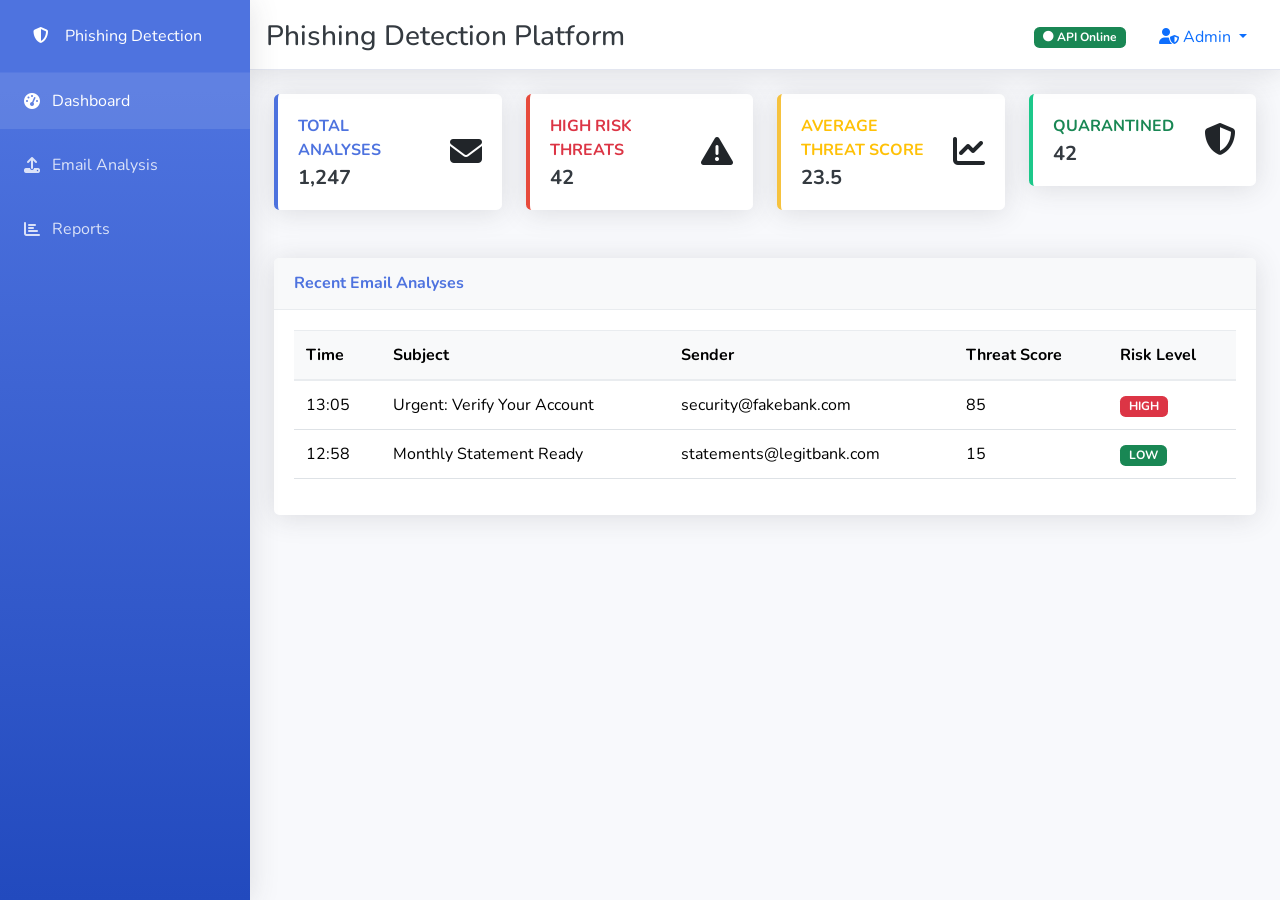
<file: index.html>
<!DOCTYPE html>
<html lang="en" data-theme="light">
<head>
    <meta charset="utf-8">
    <meta http-equiv="X-UA-Compatible" content="IE=edge">
    <meta name="viewport" content="width=device-width, initial-scale=1, shrink-to-fit=no">
    <meta name="description" content="Advanced cybersecurity phishing detection platform with real-time analysis and comprehensive threat management">
    <meta name="author" content="Phishing Detection Platform">
    
    <title>Dashboard - Phishing Detection Platform</title>
    
    <!-- Font Awesome -->
    <link href="https://cdnjs.cloudflare.com/ajax/libs/font-awesome/6.4.0/css/all.min.css" rel="stylesheet" crossorigin="anonymous">
    
    <!-- Google Fonts -->
    <link href="https://fonts.googleapis.com/css2?family=Nunito:ital,wght@0,200;0,300;0,400;0,600;0,700;0,800;0,900;1,200;1,300;1,400;1,600;1,700;1,800;1,900&display=swap" rel="stylesheet">
    
    <!-- Bootstrap CSS -->
    <link href="https://cdn.jsdelivr.net/npm/bootstrap@5.3.2/dist/css/bootstrap.min.css" rel="stylesheet" crossorigin="anonymous">
    
    <!-- Custom CSS -->
    <link href="/static/css/style.css" rel="stylesheet">
    
    <style>
        .sidebar {
            width: 250px;
            min-height: 100vh;
            background: linear-gradient(180deg, #4e73df 10%, #224abe 100%);
            color: white;
            position: fixed;
            top: 0;
            left: 0;
            z-index: 1000;
        }
        
        .main-content {
            margin-left: 250px;
            min-height: 100vh;
            background-color: #f8f9fc;
        }
        
        .topbar {
            background-color: white;
            border-bottom: 1px solid #e3e6f0;
            padding: 1rem;
            box-shadow: 0 0.15rem 1.75rem 0 rgba(58, 59, 69, 0.15);
        }
        
        .card {
            border: none;
            box-shadow: 0 0.15rem 1.75rem 0 rgba(58, 59, 69, 0.15);
            border-radius: 0.35rem;
        }
        
        .threat-high { color: #e74a3b; }
        .threat-medium { color: #f6c23e; }
        .threat-low { color: #1cc88a; }
        
        .sidebar-brand {
            padding: 1.5rem 1rem;
            text-decoration: none;
            color: white;
            display: flex;
            align-items: center;
            justify-content: center;
        }
        
        .sidebar-nav {
            padding: 0;
            list-style: none;
        }
        
        .nav-item {
            margin-bottom: 0.5rem;
        }
        
        .nav-link {
            color: rgba(255, 255, 255, 0.8);
            padding: 0.75rem 1.5rem;
            text-decoration: none;
            display: flex;
            align-items: center;
            transition: all 0.3s;
        }
        
        .nav-link:hover, .nav-link.active {
            color: white;
            background-color: rgba(255, 255, 255, 0.1);
        }
        
        .nav-link i {
            margin-right: 0.5rem;
            width: 1rem;
        }
        
        .upload-area {
            border: 2px dashed #e3e6f0;
            border-radius: 0.35rem;
            padding: 3rem;
            text-align: center;
            background-color: #f8f9fc;
            transition: all 0.3s;
            cursor: pointer;
        }
        
        .upload-area:hover {
            border-color: #4e73df;
            background-color: rgba(78, 115, 223, 0.05);
        }
        
        .upload-area.dragover {
            border-color: #4e73df;
            background-color: rgba(78, 115, 223, 0.1);
        }
    </style>
</head>

<body>
    <!-- Sidebar -->
    <div class="sidebar">
        <div class="sidebar-brand">
            <div class="sidebar-brand-icon rotate-n-15">
                <i class="fas fa-shield-alt"></i>
            </div>
            <div class="sidebar-brand-text mx-3">Phishing Detection</div>
        </div>
        
        <hr class="my-0" style="border-color: rgba(255, 255, 255, 0.2);">
        
        <ul class="sidebar-nav">
            <li class="nav-item">
                <a class="nav-link active" href="#dashboard" onclick="showSection('dashboard')">
                    <i class="fas fa-fw fa-tachometer-alt"></i>
                    <span>Dashboard</span>
                </a>
            </li>
            <li class="nav-item">
                <a class="nav-link" href="#upload" onclick="showSection('upload')">
                    <i class="fas fa-fw fa-upload"></i>
                    <span>Email Analysis</span>
                </a>
            </li>
            <li class="nav-item">
                <a class="nav-link" href="#reports" onclick="showSection('reports')">
                    <i class="fas fa-fw fa-chart-bar"></i>
                    <span>Reports</span>
                </a>
            </li>
        </ul>
    </div>

    <!-- Main Content -->
    <div class="main-content">
        <!-- Topbar -->
        <div class="topbar">
            <div class="d-flex justify-content-between align-items-center">
                <h1 class="h3 mb-0 text-gray-800">Phishing Detection Platform</h1>
                <div class="d-flex align-items-center">
                    <span class="badge bg-success me-3">
                        <i class="fas fa-circle fa-sm"></i> API Online
                    </span>
                    <div class="dropdown">
                        <button class="btn btn-outline-primary dropdown-toggle" type="button" data-bs-toggle="dropdown">
                            <i class="fas fa-user-shield"></i> Admin
                        </button>
                    </div>
                </div>
            </div>
        </div>
        
        <!-- Page Content -->
        <div class="container-fluid p-4">
            
            <!-- Dashboard Section -->
            <div id="dashboard-section">
                <div class="row">
                    <!-- Statistics Cards -->
                    <div class="col-xl-3 col-md-6 mb-4">
                        <div class="card border-left-primary">
                            <div class="card-body">
                                <div class="row no-gutters align-items-center">
                                    <div class="col mr-2">
                                        <div class="text-xs font-weight-bold text-primary text-uppercase mb-1">
                                            Total Analyses</div>
                                        <div class="h5 mb-0 font-weight-bold text-gray-800" id="total-analyses">1,247</div>
                                    </div>
                                    <div class="col-auto">
                                        <i class="fas fa-envelope fa-2x text-gray-300"></i>
                                    </div>
                                </div>
                            </div>
                        </div>
                    </div>
                    
                    <div class="col-xl-3 col-md-6 mb-4">
                        <div class="card border-left-danger">
                            <div class="card-body">
                                <div class="row no-gutters align-items-center">
                                    <div class="col mr-2">
                                        <div class="text-xs font-weight-bold text-danger text-uppercase mb-1">
                                            High Risk Threats</div>
                                        <div class="h5 mb-0 font-weight-bold text-gray-800" id="high-risk-count">42</div>
                                    </div>
                                    <div class="col-auto">
                                        <i class="fas fa-exclamation-triangle fa-2x text-gray-300"></i>
                                    </div>
                                </div>
                            </div>
                        </div>
                    </div>
                    
                    <div class="col-xl-3 col-md-6 mb-4">
                        <div class="card border-left-warning">
                            <div class="card-body">
                                <div class="row no-gutters align-items-center">
                                    <div class="col mr-2">
                                        <div class="text-xs font-weight-bold text-warning text-uppercase mb-1">
                                            Average Threat Score</div>
                                        <div class="h5 mb-0 font-weight-bold text-gray-800" id="avg-threat-score">23.5</div>
                                    </div>
                                    <div class="col-auto">
                                        <i class="fas fa-chart-line fa-2x text-gray-300"></i>
                                    </div>
                                </div>
                            </div>
                        </div>
                    </div>
                    
                    <div class="col-xl-3 col-md-6 mb-4">
                        <div class="card border-left-success">
                            <div class="card-body">
                                <div class="row no-gutters align-items-center">
                                    <div class="col mr-2">
                                        <div class="text-xs font-weight-bold text-success text-uppercase mb-1">
                                            Quarantined</div>
                                        <div class="h5 mb-0 font-weight-bold text-gray-800" id="quarantined-count">42</div>
                                    </div>
                                    <div class="col-auto">
                                        <i class="fas fa-shield-alt fa-2x text-gray-300"></i>
                                    </div>
                                </div>
                            </div>
                        </div>
                    </div>
                </div>
                
                <!-- Recent Analyses -->
                <div class="card mb-4">
                    <div class="card-header py-3">
                        <h6 class="m-0 font-weight-bold text-primary">Recent Email Analyses</h6>
                    </div>
                    <div class="card-body">
                        <div class="table-responsive">
                            <table class="table table-hover">
                                <thead>
                                    <tr>
                                        <th>Time</th>
                                        <th>Subject</th>
                                        <th>Sender</th>
                                        <th>Threat Score</th>
                                        <th>Risk Level</th>
                                    </tr>
                                </thead>
                                <tbody id="recent-analyses">
                                    <tr>
                                        <td>13:05</td>
                                        <td>Urgent: Verify Your Account</td>
                                        <td>security@fakebank.com</td>
                                        <td>85</td>
                                        <td><span class="badge bg-danger">HIGH</span></td>
                                    </tr>
                                    <tr>
                                        <td>12:58</td>
                                        <td>Monthly Statement Ready</td>
                                        <td>statements@legitbank.com</td>
                                        <td>15</td>
                                        <td><span class="badge bg-success">LOW</span></td>
                                    </tr>
                                </tbody>
                            </table>
                        </div>
                    </div>
                </div>
            </div>
            
            <!-- Upload Section -->
            <div id="upload-section" style="display: none;">
                <div class="row justify-content-center">
                    <div class="col-lg-8">
                        <div class="card">
                            <div class="card-header">
                                <h6 class="m-0 font-weight-bold text-primary">Email Analysis</h6>
                            </div>
                            <div class="card-body">
                                <div class="upload-area" onclick="document.getElementById('fileInput').click()" 
                                     ondrop="handleDrop(event)" ondragover="handleDragOver(event)" ondragleave="handleDragLeave(event)">
                                    <i class="fas fa-cloud-upload-alt fa-3x text-primary mb-3"></i>
                                    <h4>Drop Email Files Here</h4>
                                    <p class="text-muted">or click to browse (.eml, .msg, .txt files)</p>
                                    <input type="file" id="fileInput" accept=".eml,.msg,.txt,.csv" style="display: none;" onchange="analyzeFile(this.files[0])">
                                </div>
                                
                                <!-- Analysis Results -->
                                <div id="analysis-results" style="display: none;" class="mt-4">
                                    <div class="alert alert-info">
                                        <h5><i class="fas fa-search"></i> Analysis Results</h5>
                                        <div id="analysis-content"></div>
                                    </div>
                                </div>
                                
                                <!-- Text Analysis -->
                                <div class="mt-4">
                                    <h6>Or Analyze Text Content Directly:</h6>
                                    <textarea class="form-control" id="textContent" rows="5" placeholder="Paste email content here..."></textarea>
                                    <button class="btn btn-primary mt-2" onclick="analyzeText()">
                                        <i class="fas fa-search"></i> Analyze Text
                                    </button>
                                </div>
                            </div>
                        </div>
                    </div>
                </div>
            </div>
            
            <!-- Reports Section -->
            <div id="reports-section" style="display: none;">
                <div class="card">
                    <div class="card-header">
                        <h6 class="m-0 font-weight-bold text-primary">Analysis Reports</h6>
                    </div>
                    <div class="card-body">
                        <p>Reports functionality will be implemented here.</p>
                        <div class="row">
                            <div class="col-md-4">
                                <div class="card border-left-info">
                                    <div class="card-body">
                                        <h6>Daily Report</h6>
                                        <p class="text-muted">Today's threat analysis summary</p>
                                        <button class="btn btn-info btn-sm">Generate</button>
                                    </div>
                                </div>
                            </div>
                            <div class="col-md-4">
                                <div class="card border-left-warning">
                                    <div class="card-body">
                                        <h6>Weekly Report</h6>
                                        <p class="text-muted">7-day threat trend analysis</p>
                                        <button class="btn btn-warning btn-sm">Generate</button>
                                    </div>
                                </div>
                            </div>
                            <div class="col-md-4">
                                <div class="card border-left-success">
                                    <div class="card-body">
                                        <h6>Monthly Report</h6>
                                        <p class="text-muted">Monthly security overview</p>
                                        <button class="btn btn-success btn-sm">Generate</button>
                                    </div>
                                </div>
                            </div>
                        </div>
                    </div>
                </div>
            </div>
            
        </div>
    </div>

    <!-- JavaScript -->
    <script src="https://code.jquery.com/jquery-3.7.1.min.js" crossorigin="anonymous"></script>
    <script src="https://cdn.jsdelivr.net/npm/bootstrap@5.3.2/dist/js/bootstrap.bundle.min.js" crossorigin="anonymous"></script>
    
    <script>
        const API_BASE_URL = 'http://localhost:5000/api';
        
        function showSection(sectionName) {
            // Hide all sections
            document.getElementById('dashboard-section').style.display = 'none';
            document.getElementById('upload-section').style.display = 'none';
            document.getElementById('reports-section').style.display = 'none';
            
            // Show selected section
            document.getElementById(sectionName + '-section').style.display = 'block';
            
            // Update active nav link
            document.querySelectorAll('.nav-link').forEach(link => link.classList.remove('active'));
            event.target.closest('.nav-link').classList.add('active');
        }
        
        function handleDragOver(event) {
            event.preventDefault();
            event.currentTarget.classList.add('dragover');
        }
        
        function handleDragLeave(event) {
            event.currentTarget.classList.remove('dragover');
        }
        
        function handleDrop(event) {
            event.preventDefault();
            event.currentTarget.classList.remove('dragover');
            const files = event.dataTransfer.files;
            if (files.length > 0) {
                analyzeFile(files[0]);
            }
        }
        
        async function analyzeFile(file) {
            if (!file) return;
            
            const formData = new FormData();
            formData.append('file', file);
            
            try {
                showLoading('Analyzing email file...');
                
                const response = await fetch(`${API_BASE_URL}/upload`, {
                    method: 'POST',
                    body: formData
                });
                
                const result = await response.json();
                
                if (result.success) {
                    displayAnalysisResults(result.data);
                } else {
                    showError(result.error || 'Analysis failed');
                }
            } catch (error) {
                showError('Network error: ' + error.message);
            }
        }
        
        async function analyzeText() {
            const content = document.getElementById('textContent').value.trim();
            if (!content) {
                alert('Please enter some text to analyze.');
                return;
            }
            
            try {
                showLoading('Analyzing text content...');
                
                const response = await fetch(`${API_BASE_URL}/analyze-text`, {
                    method: 'POST',
                    headers: {
                        'Content-Type': 'application/json'
                    },
                    body: JSON.stringify({ content: content })
                });
                
                const result = await response.json();
                
                if (result.success) {
                    displayAnalysisResults(result.data);
                } else {
                    showError(result.error || 'Analysis failed');
                }
            } catch (error) {
                showError('Network error: ' + error.message);
            }
        }
        
        function displayAnalysisResults(data) {
            const resultsDiv = document.getElementById('analysis-results');
            const contentDiv = document.getElementById('analysis-content');
            
            const threatClass = data.threat_level === 'HIGH' ? 'danger' : 
                               data.threat_level === 'MEDIUM' ? 'warning' : 'success';
            
            contentDiv.innerHTML = `
                <div class="row">
                    <div class="col-md-6">
                        <h6>Analysis ID: ${data.analysis_id}</h6>
                        <p><strong>Subject:</strong> ${data.subject || 'N/A'}</p>
                        <p><strong>Sender:</strong> ${data.sender || 'N/A'}</p>
                        <p><strong>Analyzed:</strong> ${new Date(data.analyzed_at).toLocaleString()}</p>
                    </div>
                    <div class="col-md-6">
                        <h6>Threat Assessment</h6>
                        <p><strong>Score:</strong> ${data.threat_score}/100</p>
                        <p><strong>Risk Level:</strong> <span class="badge bg-${threatClass}">${data.threat_level}</span></p>
                        <div class="progress">
                            <div class="progress-bar bg-${threatClass}" style="width: ${data.threat_score}%"></div>
                        </div>
                    </div>
                </div>
                
                ${data.threats_found && data.threats_found.length > 0 ? `
                    <div class="mt-3">
                        <h6>Threats Detected:</h6>
                        <ul class="list-group">
                            ${data.threats_found.map(threat => `<li class="list-group-item">${threat}</li>`).join('')}
                        </ul>
                    </div>
                ` : '<p class="mt-3">No specific threats detected.</p>'}
            `;
            
            resultsDiv.style.display = 'block';
            hideLoading();
        }
        
        function showLoading(message) {
            // Simple loading indicator
            const resultsDiv = document.getElementById('analysis-results');
            const contentDiv = document.getElementById('analysis-content');
            contentDiv.innerHTML = `
                <div class="text-center">
                    <div class="spinner-border text-primary" role="status">
                        <span class="visually-hidden">Loading...</span>
                    </div>
                    <p class="mt-2">${message}</p>
                </div>
            `;
            resultsDiv.style.display = 'block';
        }
        
        function hideLoading() {
            // Loading will be replaced by results
        }
        
        function showError(message) {
            const resultsDiv = document.getElementById('analysis-results');
            const contentDiv = document.getElementById('analysis-content');
            contentDiv.innerHTML = `
                <div class="alert alert-danger">
                    <h6><i class="fas fa-exclamation-triangle"></i> Error</h6>
                    <p>${message}</p>
                </div>
            `;
            resultsDiv.style.display = 'block';
        }
        
        // Load dashboard stats on page load
        async function loadDashboardStats() {
            try {
                const response = await fetch(`${API_BASE_URL}/dashboard-stats`);
                const result = await response.json();
                
                if (result.success) {
                    const data = result.data;
                    document.getElementById('total-analyses').textContent = data.total_analyses.toLocaleString();
                    document.getElementById('high-risk-count').textContent = data.risk_distribution.HIGH;
                    document.getElementById('avg-threat-score').textContent = data.avg_threat_score;
                    document.getElementById('quarantined-count').textContent = data.quarantined_count;
                    
                    // Update recent analyses
                    updateRecentAnalyses(data.recent_analyses);
                }
            } catch (error) {
                console.error('Failed to load dashboard stats:', error);
            }
        }
        
        function updateRecentAnalyses(analyses) {
            const tbody = document.getElementById('recent-analyses');
            tbody.innerHTML = '';
            
            analyses.forEach(analysis => {
                const badgeClass = analysis.threat_level === 'HIGH' ? 'bg-danger' : 
                                  analysis.threat_level === 'MEDIUM' ? 'bg-warning' : 'bg-success';
                
                const row = document.createElement('tr');
                row.innerHTML = `
                    <td>${new Date(analysis.created_at).toLocaleTimeString()}</td>
                    <td>${analysis.email_subject}</td>
                    <td>${analysis.sender}</td>
                    <td>${analysis.threat_score}</td>
                    <td><span class="badge ${badgeClass}">${analysis.threat_level}</span></td>
                `;
                tbody.appendChild(row);
            });
        }
        
        // Initialize
        document.addEventListener('DOMContentLoaded', function() {
            loadDashboardStats();
            
            // Refresh dashboard every 30 seconds
            setInterval(loadDashboardStats, 30000);
        });
    </script>
</body>
</html>
</file>
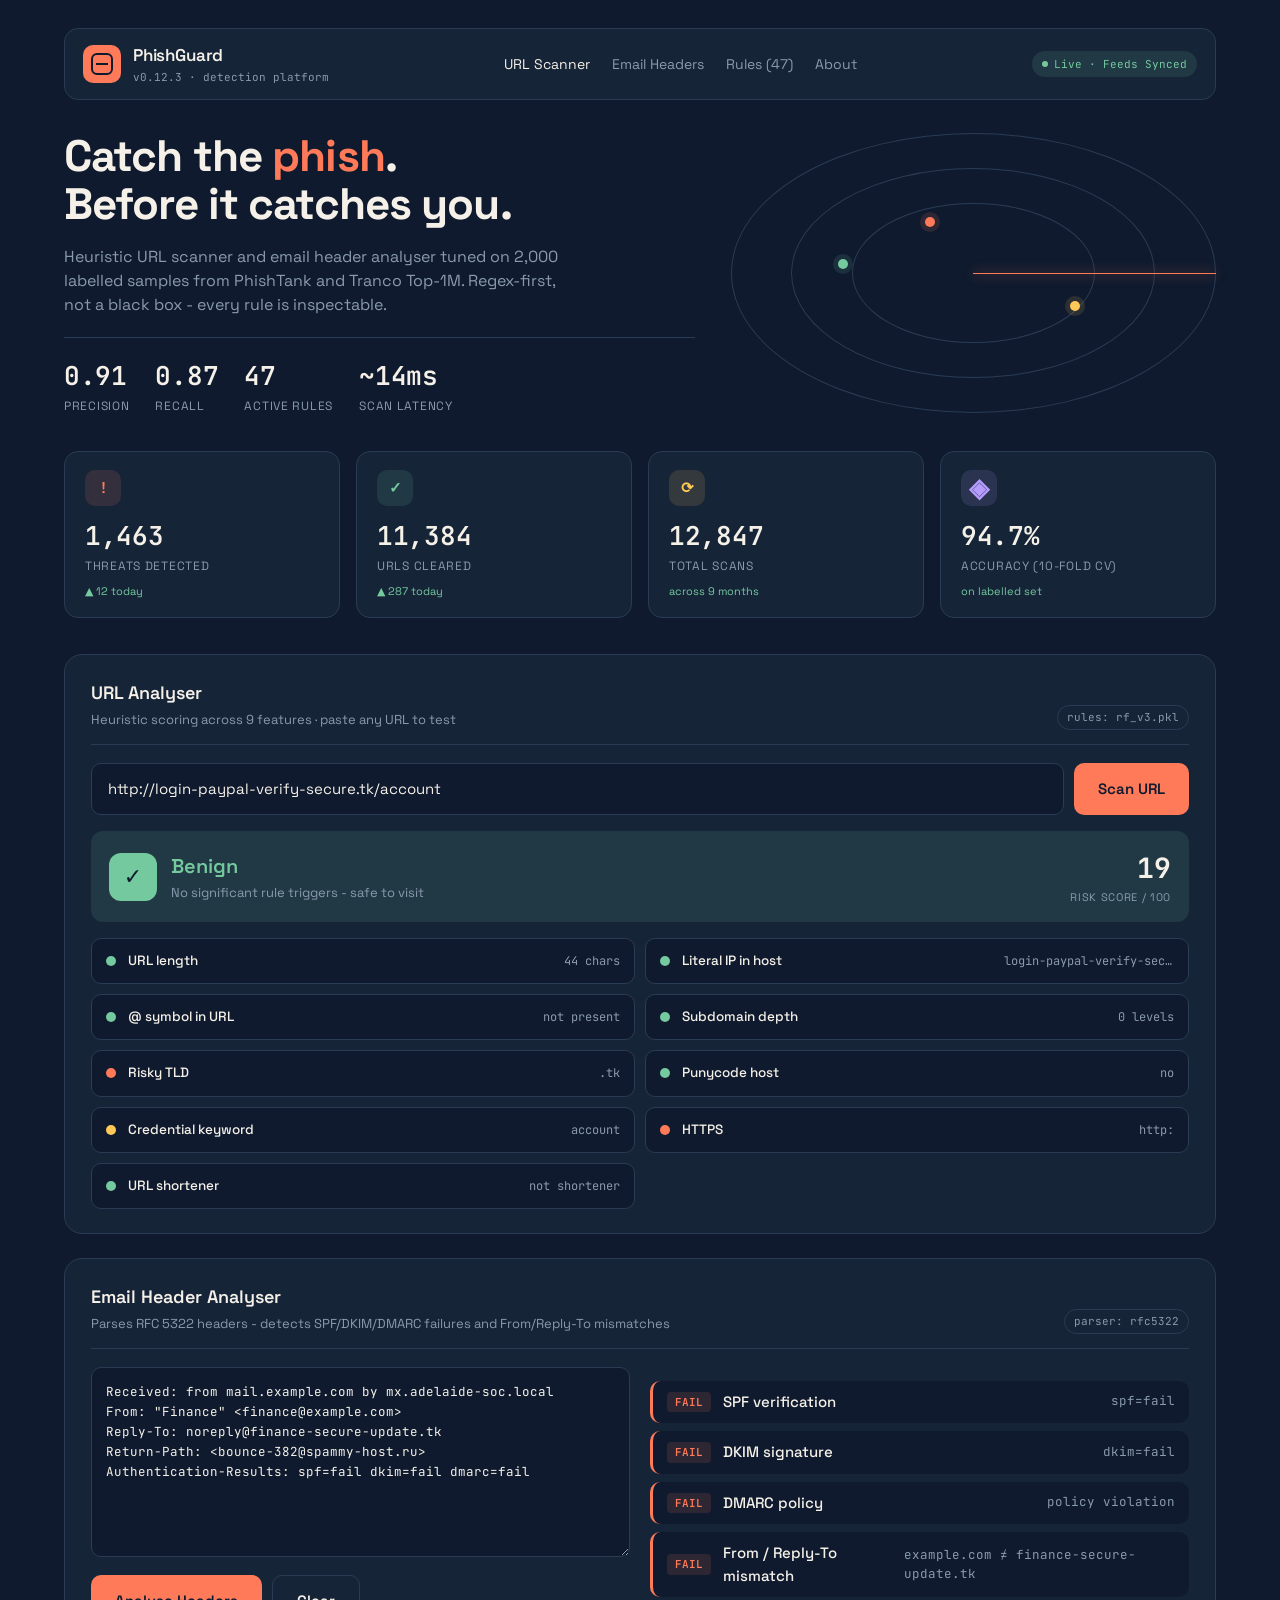
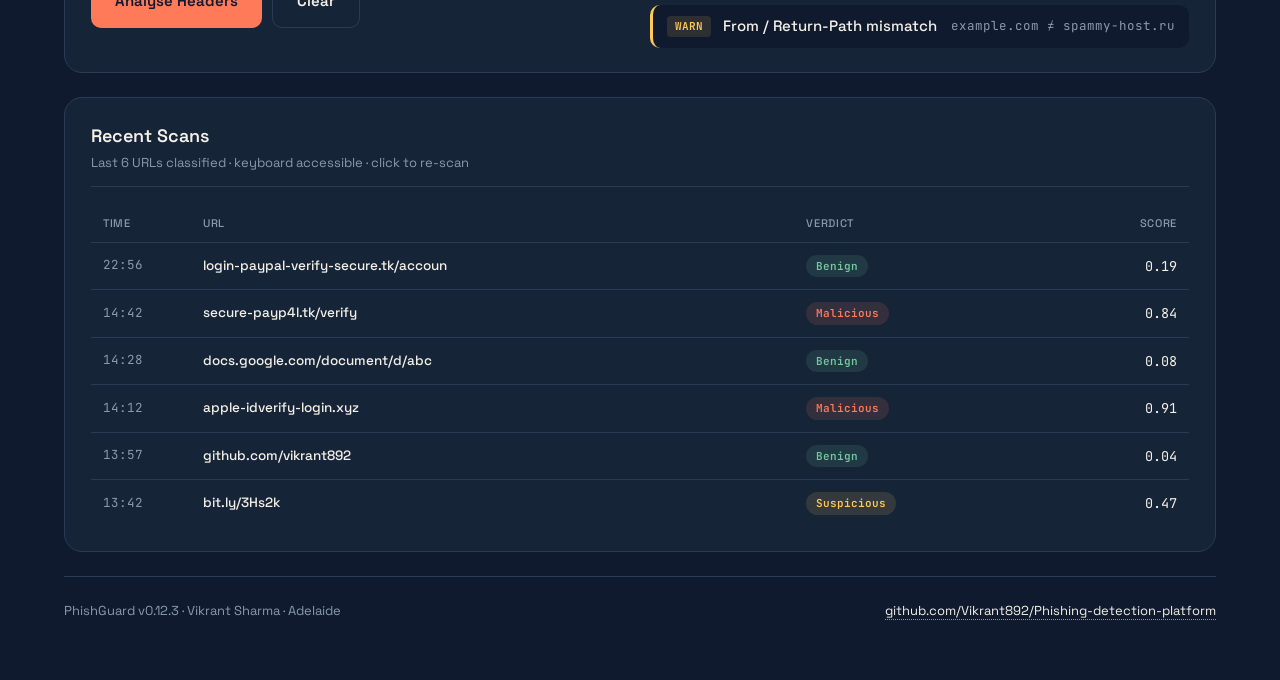
<file: frontend/index.html>
<!doctype html>
<html lang="en">
<head>
<meta charset="utf-8">
<meta name="viewport" content="width=device-width,initial-scale=1">
<title>PhishGuard - Phishing Detection Platform</title>
<link rel="preconnect" href="https://fonts.googleapis.com">
<link href="https://fonts.googleapis.com/css2?family=Space+Grotesk:wght@400;500;600;700&family=JetBrains+Mono:wght@400;500&display=swap" rel="stylesheet">
<style>
*{margin:0;padding:0;box-sizing:border-box}
:root{
  --bg:#0f1a2e; --panel:#162438; --panel2:#1d2d45;
  --ink:#f5f1e8; --dim:#8a9aad; --line:#2a3b54;
  --coral:#ff7a59; --coral-soft:#ff7a5920;
  --sage:#74c99e; --sage-soft:#74c99e20;
  --gold:#ffc857; --gold-soft:#ffc85720;
  --violet:#b69cff;
}
html,body{background:var(--bg);color:var(--ink);font-family:'Space Grotesk',system-ui,sans-serif;font-size:15px;line-height:1.5;min-height:100vh;overflow-x:hidden}
.wrap{max-width:1200px;margin:0 auto;padding:28px 24px 60px}

/* Header */
.topnav{display:flex;justify-content:space-between;align-items:center;padding:14px 18px;background:var(--panel);border:1px solid var(--line);border-radius:14px;margin-bottom:32px}
.brand{display:flex;gap:12px;align-items:center}
.brand .mark{width:38px;height:38px;background:var(--coral);border-radius:10px;position:relative;display:flex;align-items:center;justify-content:center}
.brand .mark::before{content:'';position:absolute;inset:8px;border:2px solid var(--bg);border-radius:6px}
.brand .mark::after{content:'';position:absolute;width:12px;height:2px;background:var(--bg);top:18px}
.brand h1{font-size:17px;font-weight:600;letter-spacing:-.01em}
.brand small{display:block;font-family:'JetBrains Mono',monospace;font-size:11px;color:var(--dim)}
.nav{display:flex;gap:22px;font-size:14px}
.nav a{color:var(--dim);text-decoration:none;transition:color .15s}
.nav a:hover,.nav a.active{color:var(--ink)}
.pill{padding:5px 10px;background:var(--sage-soft);color:var(--sage);border-radius:100px;font-family:'JetBrains Mono',monospace;font-size:11px;display:flex;align-items:center;gap:6px}
.pill::before{content:'';width:6px;height:6px;background:var(--sage);border-radius:50%;animation:pulse 2s infinite}
@keyframes pulse{50%{opacity:.3}}

/* Hero */
.hero{display:grid;grid-template-columns:1.3fr 1fr;gap:36px;margin-bottom:36px;align-items:center}
.hero h2{font-size:44px;font-weight:700;line-height:1.1;letter-spacing:-.02em;margin-bottom:16px}
.hero h2 span{color:var(--coral)}
.hero p{color:var(--dim);font-size:16px;max-width:520px;margin-bottom:20px}
.hero-stats{display:flex;gap:26px;padding-top:18px;border-top:1px solid var(--line)}
.hero-stats div{display:flex;flex-direction:column}
.hero-stats .n{font-size:26px;font-weight:600;font-family:'JetBrains Mono',monospace;letter-spacing:-.01em}
.hero-stats .l{font-size:12px;color:var(--dim);margin-top:2px;text-transform:uppercase;letter-spacing:.06em}
.hero-art{position:relative;height:280px}
.radar{position:absolute;inset:0;display:flex;align-items:center;justify-content:center}
.radar-ring{position:absolute;border:1px solid var(--line);border-radius:50%;}
.radar-ring:nth-child(1){width:100%;height:100%}
.radar-ring:nth-child(2){width:75%;height:75%}
.radar-ring:nth-child(3){width:50%;height:50%}
.radar-sweep{position:absolute;width:50%;height:1px;background:var(--coral);top:50%;left:50%;transform-origin:left center;animation:sweep 4s linear infinite;box-shadow:0 0 12px var(--coral)}
@keyframes sweep{to{transform:rotate(360deg)}}
.radar-blip{position:absolute;width:10px;height:10px;background:var(--coral);border-radius:50%;box-shadow:0 0 0 5px var(--coral-soft)}
.radar-blip.b1{top:30%;left:40%}
.radar-blip.b2{top:60%;left:70%;background:var(--gold);box-shadow:0 0 0 5px var(--gold-soft)}
.radar-blip.b3{top:45%;left:22%;background:var(--sage);box-shadow:0 0 0 5px var(--sage-soft)}

/* Stats grid */
.stats{display:grid;grid-template-columns:repeat(4,1fr);gap:16px;margin-bottom:36px}
.stat{background:var(--panel);border:1px solid var(--line);border-radius:14px;padding:18px 20px}
.stat .icon{width:36px;height:36px;border-radius:10px;display:flex;align-items:center;justify-content:center;margin-bottom:10px;font-weight:700;font-family:'JetBrains Mono',monospace}
.stat .icon.c{background:var(--coral-soft);color:var(--coral)}
.stat .icon.s{background:var(--sage-soft);color:var(--sage)}
.stat .icon.g{background:var(--gold-soft);color:var(--gold)}
.stat .icon.v{background:#b69cff20;color:var(--violet)}
.stat .v{font-size:26px;font-weight:600;font-family:'JetBrains Mono',monospace;letter-spacing:-.01em}
.stat .k{font-size:12px;color:var(--dim);text-transform:uppercase;letter-spacing:.06em;margin-top:2px}
.stat .trend{font-size:11px;color:var(--sage);margin-top:8px;display:flex;align-items:center;gap:4px}

/* Scanner panel */
.panel{background:var(--panel);border:1px solid var(--line);border-radius:18px;padding:24px 26px;margin-bottom:24px}
.ph{display:flex;justify-content:space-between;align-items:flex-end;margin-bottom:18px;border-bottom:1px solid var(--line);padding-bottom:14px}
.ph h3{font-size:18px;font-weight:600}
.ph small{display:block;color:var(--dim);font-size:13px;margin-top:4px;font-weight:400}
.ph .tag{font-family:'JetBrains Mono',monospace;font-size:11px;color:var(--dim);padding:3px 9px;border:1px solid var(--line);border-radius:100px}

.scanbox{display:flex;gap:10px;margin-bottom:16px}
.scanbox input{flex:1;background:var(--bg);border:1px solid var(--line);color:var(--ink);padding:14px 16px;font:inherit;outline:none;border-radius:10px;transition:border-color .15s}
.scanbox input:focus{border-color:var(--coral)}
.btn{padding:14px 24px;border:none;background:var(--coral);color:var(--bg);font:inherit;font-weight:600;cursor:pointer;border-radius:10px;white-space:nowrap;transition:transform .1s}
.btn:hover{transform:translateY(-1px)}
.btn:active{transform:translateY(0)}
.btn.ghost{background:transparent;border:1px solid var(--line);color:var(--ink)}
.btn.ghost:hover{border-color:var(--ink)}

.result{display:none;margin-top:8px}
.result.show{display:block}
.verdict{display:flex;align-items:center;gap:14px;padding:16px 18px;border-radius:12px;margin-bottom:16px}
.verdict .vbadge{width:48px;height:48px;border-radius:12px;display:flex;align-items:center;justify-content:center;font-size:22px;font-weight:700}
.verdict .vtitle{font-size:20px;font-weight:600}
.verdict .vsub{color:var(--dim);font-size:13px;margin-top:2px}
.verdict.mal{background:var(--coral-soft)}
.verdict.mal .vbadge{background:var(--coral);color:var(--bg)}
.verdict.mal .vtitle{color:var(--coral)}
.verdict.sus{background:var(--gold-soft)}
.verdict.sus .vbadge{background:var(--gold);color:var(--bg)}
.verdict.sus .vtitle{color:var(--gold)}
.verdict.ben{background:var(--sage-soft)}
.verdict.ben .vbadge{background:var(--sage);color:var(--bg)}
.verdict.ben .vtitle{color:var(--sage)}
.verdict .vscore{margin-left:auto;text-align:right}
.verdict .vscore .n{font-size:28px;font-weight:700;font-family:'JetBrains Mono',monospace}
.verdict .vscore .l{font-size:11px;color:var(--dim);text-transform:uppercase;letter-spacing:.06em}

.checks{display:grid;grid-template-columns:repeat(2,1fr);gap:10px}
.check{display:flex;align-items:center;gap:12px;padding:12px 14px;background:var(--bg);border:1px solid var(--line);border-radius:10px;font-size:13.5px}
.check .dot{width:10px;height:10px;border-radius:50%;flex-shrink:0}
.check.p .dot{background:var(--sage)}
.check.w .dot{background:var(--gold)}
.check.f .dot{background:var(--coral)}
.check .name{flex:1;font-weight:500}
.check .ev{font-family:'JetBrains Mono',monospace;font-size:12px;color:var(--dim);max-width:170px;overflow:hidden;text-overflow:ellipsis;white-space:nowrap}

/* Email panel */
.twocol{display:grid;grid-template-columns:1fr 1fr;gap:20px}
textarea{width:100%;background:var(--bg);border:1px solid var(--line);color:var(--ink);padding:14px;font-family:'JetBrains Mono',monospace;font-size:12.5px;line-height:1.6;border-radius:10px;resize:vertical;outline:none}
textarea:focus{border-color:var(--coral)}

.flags{margin-top:14px;display:flex;flex-direction:column;gap:8px}
.flag{display:flex;align-items:center;gap:12px;padding:10px 14px;background:var(--bg);border-radius:10px;border-left:3px solid}
.flag.f{border-left-color:var(--coral)}
.flag.w{border-left-color:var(--gold)}
.flag.p{border-left-color:var(--sage)}
.flag .t{font-family:'JetBrains Mono',monospace;font-size:11px;padding:2px 8px;border-radius:4px;font-weight:600}
.flag.f .t{background:var(--coral-soft);color:var(--coral)}
.flag.w .t{background:var(--gold-soft);color:var(--gold)}
.flag.p .t{background:var(--sage-soft);color:var(--sage)}
.flag .n{font-weight:500}
.flag .d{color:var(--dim);font-size:12.5px;margin-left:auto;font-family:'JetBrains Mono',monospace}

/* Recent table */
.recent{background:var(--panel);border:1px solid var(--line);border-radius:18px;padding:24px 26px;margin-bottom:24px}
.recent table{width:100%;border-collapse:collapse;font-size:13.5px}
.recent th{text-align:left;padding:10px 12px;color:var(--dim);font-size:11px;text-transform:uppercase;letter-spacing:.06em;border-bottom:1px solid var(--line);font-weight:500}
.recent td{padding:12px;border-bottom:1px solid var(--line)}
.recent tr:last-child td{border-bottom:0}
.recent tr:hover td{background:var(--panel2)}
.recent td:first-child{font-family:'JetBrains Mono',monospace;font-size:12.5px;color:var(--dim);width:100px}
.recent td:nth-child(2){font-weight:500;max-width:340px;overflow:hidden;text-overflow:ellipsis;white-space:nowrap}
.recent .vchip{display:inline-block;padding:3px 10px;border-radius:100px;font-size:11px;font-weight:600;font-family:'JetBrains Mono',monospace}
.recent .vchip.mal{background:var(--coral-soft);color:var(--coral)}
.recent .vchip.sus{background:var(--gold-soft);color:var(--gold)}
.recent .vchip.ben{background:var(--sage-soft);color:var(--sage)}

.foot{display:flex;justify-content:space-between;padding-top:24px;border-top:1px solid var(--line);color:var(--dim);font-size:13px;flex-wrap:wrap;gap:12px}
.foot a{color:var(--ink);text-decoration:none;border-bottom:1px dotted var(--dim)}

@media(max-width:900px){
  .hero{grid-template-columns:1fr}
  .hero-art{height:220px}
  .hero h2{font-size:32px}
  .stats{grid-template-columns:repeat(2,1fr)}
  .twocol{grid-template-columns:1fr}
  .checks{grid-template-columns:1fr}
  .nav{display:none}
}
</style>
</head>
<body>
<div class="wrap">

<header class="topnav">
<div class="brand">
  <div class="mark"></div>
  <div><h1>PhishGuard</h1><small>v0.12.3 · detection platform</small></div>
</div>
<nav class="nav">
  <a class="active">URL Scanner</a>
  <a>Email Headers</a>
  <a>Rules (47)</a>
  <a>About</a>
</nav>
<div class="pill">Live · Feeds Synced</div>
</header>

<section class="hero">
  <div>
    <h2>Catch the <span>phish</span>.<br>Before it catches you.</h2>
    <p>Heuristic URL scanner and email header analyser tuned on 2,000 labelled samples from PhishTank and Tranco Top-1M. Regex-first, not a black box - every rule is inspectable.</p>
    <div class="hero-stats">
      <div><div class="n">0.91</div><div class="l">Precision</div></div>
      <div><div class="n">0.87</div><div class="l">Recall</div></div>
      <div><div class="n">47</div><div class="l">Active Rules</div></div>
      <div><div class="n">~14ms</div><div class="l">Scan Latency</div></div>
    </div>
  </div>
  <div class="hero-art">
    <div class="radar">
      <div class="radar-ring"></div>
      <div class="radar-ring"></div>
      <div class="radar-ring"></div>
      <div class="radar-sweep"></div>
      <div class="radar-blip b1"></div>
      <div class="radar-blip b2"></div>
      <div class="radar-blip b3"></div>
    </div>
  </div>
</section>

<section class="stats">
  <div class="stat"><div class="icon c">!</div><div class="v">1,463</div><div class="k">Threats Detected</div><div class="trend">▲ 12 today</div></div>
  <div class="stat"><div class="icon s">✓</div><div class="v">11,384</div><div class="k">URLs Cleared</div><div class="trend">▲ 287 today</div></div>
  <div class="stat"><div class="icon g">⟳</div><div class="v">12,847</div><div class="k">Total Scans</div><div class="trend">across 9 months</div></div>
  <div class="stat"><div class="icon v">◈</div><div class="v">94.7%</div><div class="k">Accuracy (10-fold CV)</div><div class="trend">on labelled set</div></div>
</section>

<section class="panel">
  <div class="ph">
    <div><h3>URL Analyser</h3><small>Heuristic scoring across 9 features · paste any URL to test</small></div>
    <div class="tag">rules: rf_v3.pkl</div>
  </div>
  <div class="scanbox">
    <input id="u" placeholder="https://secure-payp4l.tk/verify-account" spellcheck="false" value="http://login-paypal-verify-secure.tk/account">
    <button class="btn" onclick="go()">Scan URL</button>
  </div>
  <div class="result" id="r"></div>
</section>

<section class="panel">
  <div class="ph">
    <div><h3>Email Header Analyser</h3><small>Parses RFC 5322 headers - detects SPF/DKIM/DMARC failures and From/Reply-To mismatches</small></div>
    <div class="tag">parser: rfc5322</div>
  </div>
  <div class="twocol">
    <div>
      <textarea id="h" rows="8" spellcheck="false">Received: from mail.example.com by mx.adelaide-soc.local
From: "Finance" &lt;finance@example.com&gt;
Reply-To: noreply@finance-secure-update.tk
Return-Path: &lt;bounce-382@spammy-host.ru&gt;
Authentication-Results: spf=fail dkim=fail dmarc=fail</textarea>
      <div style="margin-top:12px;display:flex;gap:10px">
        <button class="btn" onclick="hdr()">Analyse Headers</button>
        <button class="btn ghost" onclick="clearHdr()">Clear</button>
      </div>
    </div>
    <div class="flags" id="hout">
      <div style="color:var(--dim);font-size:13px;padding:14px 0">Analysis results will appear here. Each flag links back to the exact header line that triggered it.</div>
    </div>
  </div>
</section>

<section class="recent">
  <div class="ph"><div><h3>Recent Scans</h3><small>Last 6 URLs classified · keyboard accessible · click to re-scan</small></div></div>
  <table>
    <thead><tr><th>Time</th><th>URL</th><th>Verdict</th><th style="text-align:right">Score</th></tr></thead>
    <tbody id="tb"></tbody>
  </table>
</section>

<footer class="foot">
  <span>PhishGuard v0.12.3 · Vikrant Sharma · Adelaide</span>
  <span><a href="https://github.com/Vikrant892/Phishing-detection-platform">github.com/Vikrant892/Phishing-detection-platform</a></span>
</footer>
</div>

<script>
const RISKY=['.tk','.ml','.ga','.cf','.gq','.top','.xyz','.click','.download','.zip','.review'];
const KEYS=['login','signin','verify','account','secure','update','confirm','bank','paypal','apple','microsoft'];
const SHORT=['bit.ly','tinyurl.com','goo.gl','ow.ly','t.co','short.link','is.gd','buff.ly'];
function parse(u){try{return new URL(u.startsWith('http')?u:'http://'+u)}catch{return null}}
function scan(url){
  const p=parse(url);if(!p)return null;
  const host=p.hostname,path=p.pathname+p.search,full=url;
  const c=[],add=(st,nm,ev,w)=>c.push({st,nm,ev,w});
  add(full.length>75?'f':'p','URL length',full.length+' chars',1);
  add(/^(https?:)?\/\/\d+\.\d+\.\d+\.\d+/.test(full)?'f':'p','Literal IP in host',host,3);
  add(full.includes('@')&&full.indexOf('@')<full.lastIndexOf('/')?'f':'p','@ symbol in URL',full.includes('@')?'present':'not present',3);
  const sub=Math.max(0,host.split('.').length-2);
  add(sub>3?'f':sub>2?'w':'p','Subdomain depth',sub+' levels',2);
  const tld='.'+host.split('.').pop();
  add(RISKY.includes(tld)?'f':'p','Risky TLD',tld,2);
  add(host.includes('xn--')?'f':'p','Punycode host',host.includes('xn--')?'yes':'no',3);
  const keyhit=KEYS.find(k=>path.toLowerCase().includes(k));
  add(keyhit?'w':'p','Credential keyword',keyhit||'none',1);
  add(p.protocol==='https:'?'p':'f','HTTPS',p.protocol,1);
  add(SHORT.includes(host)?'f':'p','URL shortener',SHORT.includes(host)?'known':'not shortener',2);
  return c;
}
function go(){
  const u=document.getElementById('u').value.trim();if(!u)return;
  const checks=scan(u);const r=document.getElementById('r');r.classList.add('show');
  if(!checks){r.innerHTML='<div class="verdict mal"><div class="vbadge">!</div><div><div class="vtitle">Malformed URL</div><div class="vsub">Could not parse the input as a URL</div></div></div>';return}
  let w=0,tot=0;for(const c of checks){tot+=c.w;if(c.st==='f')w+=c.w;else if(c.st==='w')w+=c.w*0.5}
  const risk=Math.min(1,w/tot);
  let vCls='ben',vT='Benign',vS='No significant rule triggers - safe to visit',vBadge='✓';
  if(risk>=0.6){vCls='mal';vT='Malicious';vS='High confidence phishing indicators - block & notify user';vBadge='✗'}
  else if(risk>=0.3){vCls='sus';vT='Suspicious';vS='Sandbox before delivery - multiple weak signals detected';vBadge='?'}
  r.innerHTML='<div class="verdict '+vCls+'"><div class="vbadge">'+vBadge+'</div><div><div class="vtitle">'+vT+'</div><div class="vsub">'+vS+'</div></div><div class="vscore"><div class="n">'+(risk*100).toFixed(0)+'</div><div class="l">Risk Score / 100</div></div></div>'+
    '<div class="checks">'+checks.map(c=>'<div class="check '+c.st+'"><span class="dot"></span><span class="name">'+c.nm+'</span><span class="ev">'+c.ev+'</span></div>').join('')+'</div>';
  addRecent(u,vT,vCls,risk);
}
function getDom(s){const m=s&&s.match(/@([^\s>]+)/);return m?m[1].toLowerCase().replace(/[>"]/g,''):null}
function hdr(){
  const txt=document.getElementById('h').value;const out=document.getElementById('hout');if(!txt.trim()){out.innerHTML='';return}
  const lines=txt.split('\n');const flags=[];
  const auth=lines.find(l=>/authentication-results/i.test(l))||'';
  if(/spf=fail/i.test(auth))flags.push({s:'f',t:'FAIL',n:'SPF verification',d:'spf=fail'});
  else flags.push({s:'p',t:'PASS',n:'SPF verification',d:'spf record valid'});
  if(/dkim=fail/i.test(auth))flags.push({s:'f',t:'FAIL',n:'DKIM signature',d:'dkim=fail'});
  else flags.push({s:'p',t:'PASS',n:'DKIM signature',d:'signature verified'});
  if(/dmarc=fail/i.test(auth))flags.push({s:'f',t:'FAIL',n:'DMARC policy',d:'policy violation'});
  else flags.push({s:'p',t:'PASS',n:'DMARC policy',d:'aligned'});
  const from=getDom(lines.find(l=>/^from:/i.test(l))||'');
  const reply=getDom(lines.find(l=>/^reply-to:/i.test(l))||'');
  const rp=getDom(lines.find(l=>/^return-path:/i.test(l))||'');
  if(from&&reply&&from!==reply)flags.push({s:'f',t:'FAIL',n:'From / Reply-To mismatch',d:from+' ≠ '+reply});
  if(from&&rp&&from!==rp)flags.push({s:'w',t:'WARN',n:'From / Return-Path mismatch',d:from+' ≠ '+rp});
  out.innerHTML=flags.map(f=>'<div class="flag '+f.s+'"><span class="t">'+f.t+'</span><span class="n">'+f.n+'</span><span class="d">'+f.d+'</span></div>').join('');
}
function clearHdr(){document.getElementById('h').value='';document.getElementById('hout').innerHTML=''}

const RECENT=[
  {t:'14:42',u:'secure-payp4l.tk/verify',v:'Malicious',c:'mal',s:0.84},
  {t:'14:28',u:'docs.google.com/document/d/abc',v:'Benign',c:'ben',s:0.08},
  {t:'14:12',u:'apple-idverify-login.xyz',v:'Malicious',c:'mal',s:0.91},
  {t:'13:57',u:'github.com/vikrant892',v:'Benign',c:'ben',s:0.04},
  {t:'13:42',u:'bit.ly/3Hs2k',v:'Suspicious',c:'sus',s:0.47},
  {t:'13:28',u:'bank-of-america-alert.top/sec',v:'Malicious',c:'mal',s:0.88}
];
function renderRecent(){document.getElementById('tb').innerHTML=RECENT.map(r=>'<tr><td>'+r.t+'</td><td>'+r.u+'</td><td><span class="vchip '+r.c+'">'+r.v+'</span></td><td style="text-align:right;font-family:JetBrains Mono,monospace">'+r.s.toFixed(2)+'</td></tr>').join('')}
function addRecent(u,v,c,s){const d=new Date();const t=d.getHours().toString().padStart(2,'0')+':'+d.getMinutes().toString().padStart(2,'0');RECENT.unshift({t,u:u.replace(/^https?:\/\//,'').slice(0,36),v,c,s});RECENT.splice(6);renderRecent()}
renderRecent();go();hdr();
</script>
</body>
</html>
</file>
<file: static/css/style.css>
/**
 * Phishing Detection Platform - Main Stylesheet
 * Advanced cybersecurity dashboard styling with responsive design
 */

/* CSS Custom Properties for consistent theming */
:root {
  /* Brand Colors */
  --primary-color: #4e73df;
  --primary-dark: #375a7f;
  --secondary-color: #858796;
  --success-color: #1cc88a;
  --info-color: #36b9cc;
  --warning-color: #f6c23e;
  --danger-color: #e74a3b;
  --light-color: #f8f9fc;
  --dark-color: #5a5c69;
  
  /* Threat Level Colors */
  --threat-low: #28a745;
  --threat-medium: #ffc107;
  --threat-high: #dc3545;
  --threat-critical: #6f42c1;
  
  /* Grayscale */
  --gray-100: #f8f9fa;
  --gray-200: #e9ecef;
  --gray-300: #dee2e6;
  --gray-400: #ced4da;
  --gray-500: #adb5bd;
  --gray-600: #6c757d;
  --gray-700: #495057;
  --gray-800: #343a40;
  --gray-900: #212529;
  
  /* Layout */
  --sidebar-width: 224px;
  --topbar-height: 4.375rem;
  --border-radius: 0.35rem;
  --box-shadow: 0 0.15rem 1.75rem 0 rgba(58, 59, 69, 0.15);
  --box-shadow-lg: 0 1rem 3rem rgba(0, 0, 0, 0.175);
  
  /* Typography */
  --font-family-sans-serif: "Nunito", -apple-system, BlinkMacSystemFont, "Segoe UI", Roboto, "Helvetica Neue", Arial, sans-serif;
  --font-size-base: 1rem;
  --font-weight-light: 300;
  --font-weight-normal: 400;
  --font-weight-bold: 700;
  --font-weight-bolder: 800;
  
  /* Transitions */
  --transition-base: all 0.15s ease-in-out;
  --transition-fade: opacity 0.15s linear;
  --transition-collapse: height 0.35s ease;
}

/* Dark Theme Variables */
[data-theme="dark"] {
  --primary-color: #5a67d8;
  --light-color: #1a202c;
  --dark-color: #e2e8f0;
  --gray-100: #2d3748;
  --gray-200: #4a5568;
  --gray-300: #718096;
  --gray-800: #f7fafc;
  --gray-900: #ffffff;
}

/* Base Styles */
body {
  font-family: var(--font-family-sans-serif);
  font-size: var(--font-size-base);
  font-weight: var(--font-weight-normal);
  line-height: 1.5;
  color: var(--gray-600);
  background-color: var(--light-color);
  overflow-x: hidden;
}

/* Smooth scrolling */
html {
  scroll-behavior: smooth;
}

/* Custom scrollbar styling */
::-webkit-scrollbar {
  width: 0.5rem;
}

::-webkit-scrollbar-track {
  background: var(--gray-200);
}

::-webkit-scrollbar-thumb {
  background: var(--gray-400);
  border-radius: var(--border-radius);
}

::-webkit-scrollbar-thumb:hover {
  background: var(--gray-500);
}

/* Layout Components */
.wrapper {
  display: flex;
  min-height: 100vh;
}

.sidebar {
  position: fixed;
  top: 0;
  left: 0;
  height: 100vh;
  width: var(--sidebar-width);
  background: linear-gradient(180deg, var(--primary-color) 10%, var(--primary-dark) 100%);
  color: rgba(255, 255, 255, 0.8);
  z-index: 1000;
  transition: var(--transition-base);
  box-shadow: var(--box-shadow);
}

.sidebar.toggled {
  width: 6.5rem;
}

.sidebar .nav-item {
  position: relative;
}

.sidebar .nav-link {
  display: flex;
  align-items: center;
  padding: 1rem 1.5rem;
  color: rgba(255, 255, 255, 0.8);
  text-decoration: none;
  transition: var(--transition-base);
  border-radius: 0;
}

.sidebar .nav-link:hover,
.sidebar .nav-link.active {
  color: #fff;
  background-color: rgba(255, 255, 255, 0.1);
}

.sidebar .nav-link i {
  flex-shrink: 0;
  margin-right: 0.75rem;
  width: 1rem;
  text-align: center;
}

.content-wrapper {
  margin-left: var(--sidebar-width);
  width: calc(100% - var(--sidebar-width));
  min-height: 100vh;
  transition: var(--transition-base);
}

.sidebar.toggled + .content-wrapper {
  margin-left: 6.5rem;
  width: calc(100% - 6.5rem);
}

/* Topbar */
.topbar {
  position: sticky;
  top: 0;
  background-color: #fff;
  border-bottom: 1px solid var(--gray-200);
  box-shadow: 0 0.125rem 0.25rem rgba(0, 0, 0, 0.075);
  z-index: 999;
  height: var(--topbar-height);
}

/* Cards */
.card {
  position: relative;
  display: flex;
  flex-direction: column;
  min-width: 0;
  word-wrap: break-word;
  background-color: #fff;
  background-clip: border-box;
  border: 1px solid var(--gray-200);
  border-radius: var(--border-radius);
  box-shadow: var(--box-shadow);
  margin-bottom: 1.5rem;
}

.card-header {
  padding: 0.75rem 1.25rem;
  margin-bottom: 0;
  background-color: var(--gray-100);
  border-bottom: 1px solid var(--gray-200);
  border-radius: calc(var(--border-radius) - 1px) calc(var(--border-radius) - 1px) 0 0;
}

.card-body {
  flex: 1 1 auto;
  padding: 1.25rem;
}

/* Statistics Cards */
.card.border-left-primary {
  border-left: 0.25rem solid var(--primary-color) !important;
}

.card.border-left-success {
  border-left: 0.25rem solid var(--success-color) !important;
}

.card.border-left-info {
  border-left: 0.25rem solid var(--info-color) !important;
}

.card.border-left-warning {
  border-left: 0.25rem solid var(--warning-color) !important;
}

.card.border-left-danger {
  border-left: 0.25rem solid var(--danger-color) !important;
}

/* Threat Score Indicators */
.threat-score-indicator {
  position: relative;
  display: inline-block;
  width: 60px;
  height: 60px;
}

.threat-score-circle {
  width: 100%;
  height: 100%;
  border-radius: 50%;
  display: flex;
  align-items: center;
  justify-content: center;
  font-weight: var(--font-weight-bold);
  color: white;
  font-size: 0.875rem;
}

.threat-score-low {
  background: linear-gradient(135deg, var(--threat-low) 0%, #20c997 100%);
}

.threat-score-medium {
  background: linear-gradient(135deg, var(--threat-medium) 0%, #fd7e14 100%);
}

.threat-score-high {
  background: linear-gradient(135deg, var(--threat-high) 0%, #dc2626 100%);
}

.threat-score-critical {
  background: linear-gradient(135deg, var(--threat-critical) 0%, #7c3aed 100%);
}

/* Progress Bars */
.progress {
  height: 1rem;
  background-color: var(--gray-200);
  border-radius: var(--border-radius);
  overflow: hidden;
}

.progress-bar {
  height: 100%;
  transition: width 0.6s ease;
  display: flex;
  align-items: center;
  justify-content: center;
  font-size: 0.75rem;
  font-weight: var(--font-weight-bold);
  color: white;
}

/* Tables */
.table {
  width: 100%;
  margin-bottom: 1rem;
  background-color: transparent;
}

.table th,
.table td {
  padding: 0.75rem;
  vertical-align: top;
  border-top: 1px solid var(--gray-200);
}

.table thead th {
  vertical-align: bottom;
  border-bottom: 2px solid var(--gray-200);
  font-weight: var(--font-weight-bold);
  background-color: var(--gray-100);
}

.table-hover tbody tr:hover {
  background-color: rgba(0, 0, 0, 0.025);
}

.table-danger {
  background-color: rgba(220, 53, 69, 0.1);
}

.table-warning {
  background-color: rgba(255, 193, 7, 0.1);
}

/* Badges */
.badge {
  display: inline-block;
  padding: 0.375em 0.75em;
  font-size: 0.75em;
  font-weight: var(--font-weight-bold);
  line-height: 1;
  text-align: center;
  white-space: nowrap;
  vertical-align: baseline;
  border-radius: var(--border-radius);
}

.badge.bg-low {
  background-color: var(--threat-low) !important;
  color: white;
}

.badge.bg-medium {
  background-color: var(--threat-medium) !important;
  color: var(--gray-800);
}

.badge.bg-high {
  background-color: var(--threat-high) !important;
  color: white;
}

.badge.bg-critical {
  background-color: var(--threat-critical) !important;
  color: white;
}

/* Buttons */
.btn {
  display: inline-block;
  font-weight: var(--font-weight-normal);
  text-align: center;
  vertical-align: middle;
  cursor: pointer;
  background-image: none;
  border: 1px solid transparent;
  padding: 0.5rem 1rem;
  font-size: var(--font-size-base);
  line-height: 1.5;
  border-radius: var(--border-radius);
  transition: var(--transition-base);
  text-decoration: none;
  user-select: none;
}

.btn:hover {
  transform: translateY(-1px);
  box-shadow: 0 0.25rem 0.5rem rgba(0, 0, 0, 0.1);
}

.btn-primary {
  background: linear-gradient(135deg, var(--primary-color) 0%, var(--primary-dark) 100%);
  border-color: var(--primary-color);
  color: white;
}

.btn-primary:hover {
  background: linear-gradient(135deg, var(--primary-dark) 0%, #2e4374 100%);
  border-color: var(--primary-dark);
}

/* Alerts */
.alert {
  position: relative;
  padding: 0.75rem 1.25rem;
  margin-bottom: 1rem;
  border: 1px solid transparent;
  border-radius: var(--border-radius);
}

.alert-dismissible .btn-close {
  position: absolute;
  top: 0.5rem;
  right: 0.5rem;
  background: none;
  border: none;
  font-size: 1.25rem;
  cursor: pointer;
}

.alert-success {
  color: #0f5132;
  background-color: #d1e7dd;
  border-color: #badbcc;
}

.alert-danger {
  color: #721c24;
  background-color: #f8d7da;
  border-color: #f5c2c7;
}

.alert-warning {
  color: #664d03;
  background-color: #fff3cd;
  border-color: #ffecb5;
}

.alert-info {
  color: #055160;
  background-color: #cff4fc;
  border-color: #b6effb;
}

/* Activity Feed */
.activity-feed {
  max-height: 400px;
  overflow-y: auto;
}

.activity-item {
  display: flex;
  align-items: center;
  padding: 0.75rem;
  border-bottom: 1px solid var(--gray-200);
  transition: var(--transition-base);
}

.activity-item:hover {
  background-color: var(--gray-100);
}

.activity-item:last-child {
  border-bottom: none;
}

.activity-icon {
  flex-shrink: 0;
  width: 2.5rem;
  height: 2.5rem;
  display: flex;
  align-items: center;
  justify-content: center;
  border-radius: 50%;
  margin-right: 1rem;
}

.activity-icon.bg-danger {
  background-color: rgba(220, 53, 69, 0.1);
  color: var(--danger-color);
}

.activity-icon.bg-warning {
  background-color: rgba(255, 193, 7, 0.1);
  color: var(--warning-color);
}

.activity-icon.bg-info {
  background-color: rgba(54, 185, 204, 0.1);
  color: var(--info-color);
}

/* Charts */
.chart-container {
  position: relative;
  height: 300px;
  width: 100%;
}

.chart-pie {
  height: 250px;
  width: 100%;
  position: relative;
}

.chart-area {
  height: 250px;
  width: 100%;
  position: relative;
}

/* File Upload Areas */
.file-upload-area {
  border: 2px dashed var(--gray-300);
  border-radius: var(--border-radius);
  padding: 3rem 2rem;
  text-align: center;
  transition: var(--transition-base);
  cursor: pointer;
}

.file-upload-area:hover,
.file-upload-area.dragover {
  border-color: var(--primary-color);
  background-color: rgba(78, 115, 223, 0.05);
}

.file-upload-icon {
  font-size: 3rem;
  color: var(--gray-400);
  margin-bottom: 1rem;
}

/* Loading Animations */
.spinner-border {
  display: inline-block;
  width: 2rem;
  height: 2rem;
  vertical-align: text-bottom;
  border: 0.25em solid currentColor;
  border-right-color: transparent;
  border-radius: 50%;
  animation: spinner-border 0.75s linear infinite;
}

@keyframes spinner-border {
  to {
    transform: rotate(360deg);
  }
}

.pulse {
  animation: pulse 2s infinite;
}

@keyframes pulse {
  0% {
    opacity: 1;
  }
  50% {
    opacity: 0.5;
  }
  100% {
    opacity: 1;
  }
}

/* Floating Action Button */
.fab {
  position: fixed;
  bottom: 2rem;
  right: 2rem;
  width: 3.5rem;
  height: 3.5rem;
  border-radius: 50%;
  background: linear-gradient(135deg, var(--primary-color) 0%, var(--primary-dark) 100%);
  color: white;
  border: none;
  box-shadow: var(--box-shadow-lg);
  cursor: pointer;
  transition: var(--transition-base);
  z-index: 1050;
  display: flex;
  align-items: center;
  justify-content: center;
  font-size: 1.25rem;
}

.fab:hover {
  transform: scale(1.1);
  box-shadow: 0 1rem 3rem rgba(0, 0, 0, 0.3);
}

/* Dark Mode Toggle */
.theme-toggle {
  position: relative;
  display: inline-block;
  width: 60px;
  height: 34px;
}

.theme-toggle input {
  opacity: 0;
  width: 0;
  height: 0;
}

.theme-slider {
  position: absolute;
  cursor: pointer;
  top: 0;
  left: 0;
  right: 0;
  bottom: 0;
  background-color: var(--gray-300);
  transition: 0.4s;
  border-radius: 34px;
}

.theme-slider:before {
  position: absolute;
  content: "";
  height: 26px;
  width: 26px;
  left: 4px;
  bottom: 4px;
  background-color: white;
  transition: 0.4s;
  border-radius: 50%;
}

input:checked + .theme-slider {
  background-color: var(--primary-color);
}

input:checked + .theme-slider:before {
  transform: translateX(26px);
}

/* Responsive Design */
@media (max-width: 768px) {
  .sidebar {
    margin-left: calc(var(--sidebar-width) * -1);
  }
  
  .sidebar.show {
    margin-left: 0;
  }
  
  .content-wrapper {
    margin-left: 0;
    width: 100%;
  }
  
  .topbar {
    padding: 0 1rem;
  }
  
  .fab {
    bottom: 1rem;
    right: 1rem;
    width: 3rem;
    height: 3rem;
  }
  
  .card {
    margin-bottom: 1rem;
  }
  
  .table-responsive {
    border: 1px solid var(--gray-200);
    border-radius: var(--border-radius);
  }
}

@media (max-width: 576px) {
  .threat-score-indicator {
    width: 45px;
    height: 45px;
  }
  
  .threat-score-circle {
    font-size: 0.75rem;
  }
  
  .card-body {
    padding: 1rem;
  }
  
  .btn {
    padding: 0.375rem 0.75rem;
    font-size: 0.875rem;
  }
  
  .activity-item {
    padding: 0.5rem;
  }
  
  .activity-icon {
    width: 2rem;
    height: 2rem;
    margin-right: 0.75rem;
  }
}

/* Print Styles */
@media print {
  .sidebar,
  .fab,
  .topbar {
    display: none !important;
  }
  
  .content-wrapper {
    margin-left: 0 !important;
    width: 100% !important;
  }
  
  .card {
    box-shadow: none;
    border: 1px solid var(--gray-400);
    break-inside: avoid;
  }
  
  .btn {
    display: none;
  }
  
  body {
    font-size: 12px;
    line-height: 1.4;
  }
}

/* High Contrast Mode */
@media (prefers-contrast: high) {
  :root {
    --box-shadow: 0 0 0 1px var(--gray-600);
    --border-radius: 0;
  }
  
  .card {
    border: 2px solid var(--gray-600);
  }
  
  .btn {
    border: 2px solid;
  }
  
  .badge {
    border: 1px solid var(--gray-800);
  }
}

/* Reduced Motion */
@media (prefers-reduced-motion: reduce) {
  *,
  *::before,
  *::after {
    animation-duration: 0.01ms !important;
    animation-iteration-count: 1 !important;
    transition-duration: 0.01ms !important;
    scroll-behavior: auto !important;
  }
}

/* Custom Utilities */
.text-gray-800 {
  color: var(--gray-800) !important;
}

.text-gray-600 {
  color: var(--gray-600) !important;
}

.text-primary {
  color: var(--primary-color) !important;
}

.bg-gradient-primary {
  background: linear-gradient(135deg, var(--primary-color) 0%, var(--primary-dark) 100%);
}

.border-left-primary {
  border-left: 0.25rem solid var(--primary-color) !important;
}

.shadow {
  box-shadow: var(--box-shadow) !important;
}

.rounded {
  border-radius: var(--border-radius) !important;
}

.font-weight-bold {
  font-weight: var(--font-weight-bold) !important;
}

.mb-0 {
  margin-bottom: 0 !important;
}

.me-2 {
  margin-right: 0.5rem !important;
}

.d-none {
  display: none !important;
}

.d-block {
  display: block !important;
}

.d-flex {
  display: flex !important;
}

.justify-content-between {
  justify-content: space-between !important;
}

.align-items-center {
  align-items: center !important;
}

.text-center {
  text-align: center !important;
}

.w-100 {
  width: 100% !important;
}

.h-100 {
  height: 100% !important;
}
</file>
